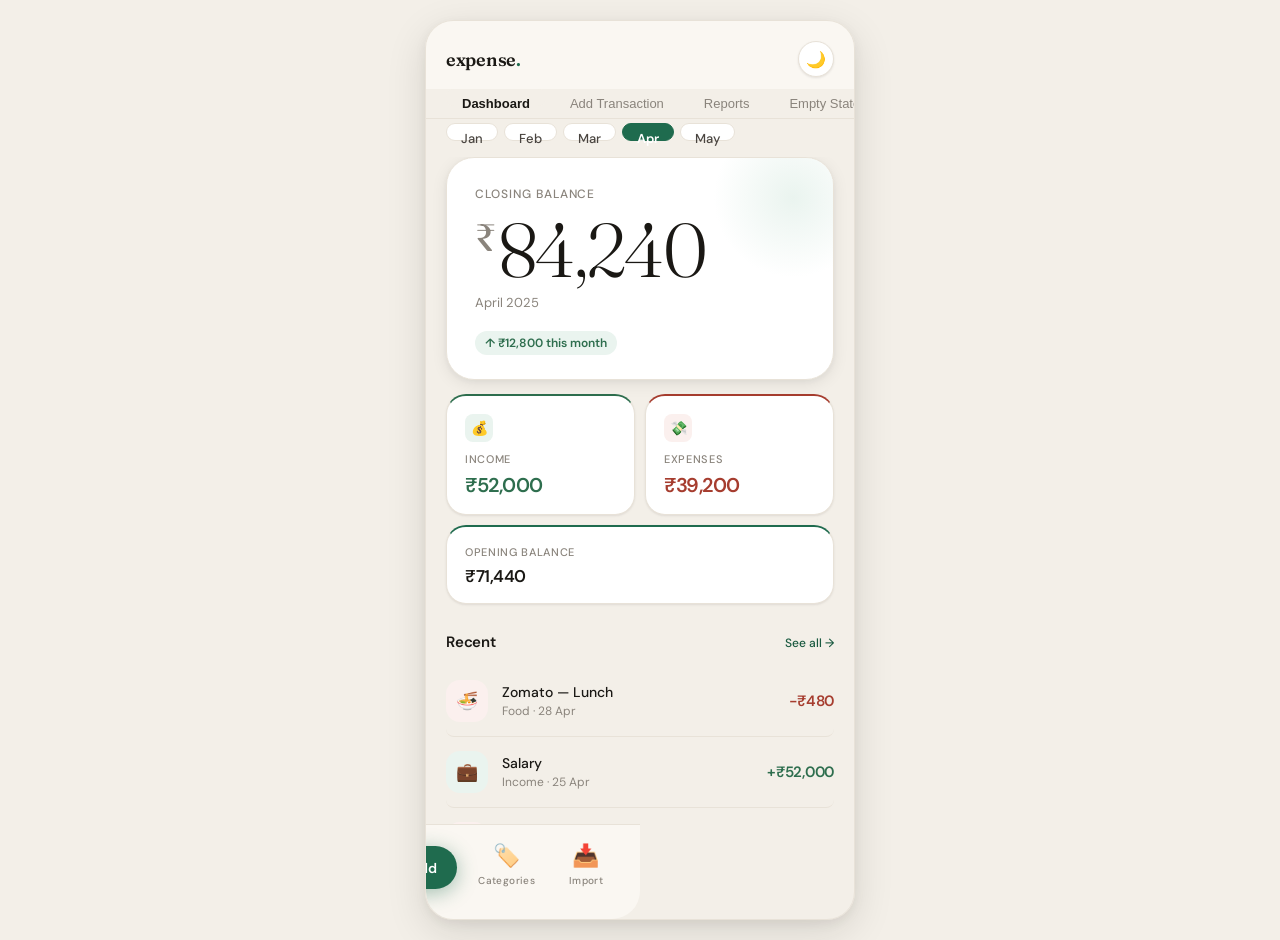
<file: design-preview.html>
<!DOCTYPE html>
<html lang="en" data-theme="light">
<head>
<meta charset="UTF-8">
<meta name="viewport" content="width=device-width, initial-scale=1.0">
<title>Expense Tracker — Design Preview</title>
<link rel="preconnect" href="https://fonts.googleapis.com">
<link rel="preconnect" href="https://fonts.gstatic.com" crossorigin>
<link href="https://fonts.googleapis.com/css2?family=Fraunces:ital,opsz,wght@0,9..144,300;0,9..144,400;0,9..144,600;1,9..144,300&family=DM+Sans:ital,opsz,wght@0,9..40,300;0,9..40,400;0,9..40,500;0,9..40,600;1,9..40,300&display=swap" rel="stylesheet">
<style>
/* ── DESIGN TOKENS ─────────────────────────────────────────── */
:root {
  /* Warm palette */
  --bg:           #FAF7F2;
  --bg-card:      #FFFFFF;
  --bg-elevated:  #F3EFE8;
  --ink:          #1A1814;
  --ink-2:        #4A4540;
  --ink-3:        #8A847C;
  --border:       #E8E2D8;

  /* Accent: forest green */
  --accent:       #1F6B4E;
  --accent-light: #EAF4EF;
  --accent-text:  #1A5A40;

  /* Semantic */
  --income:       #2E6E4E;
  --income-bg:    #EAF4EF;
  --expense:      #A63D2F;
  --expense-bg:   #FBF0EE;

  /* Shadows */
  --shadow-sm:    0 1px 3px rgba(26,24,20,0.06), 0 1px 2px rgba(26,24,20,0.04);
  --shadow-md:    0 4px 16px rgba(26,24,20,0.08), 0 2px 6px rgba(26,24,20,0.05);
  --shadow-lg:    0 12px 40px rgba(26,24,20,0.12), 0 4px 12px rgba(26,24,20,0.06);

  /* Radius */
  --r-sm: 8px;
  --r-md: 14px;
  --r-lg: 20px;
  --r-xl: 28px;

  /* Motion */
  --ease: cubic-bezier(0.22, 1, 0.36, 1);
}

[data-theme="dark"] {
  --bg:           #0C0B08;
  --bg-card:      #181410;
  --bg-elevated:  #221E18;
  --ink:          #F0EBE1;
  --ink-2:        #B8B0A4;
  --ink-3:        #6A6258;
  --border:       #2E2820;

  --accent:       #3DAB7A;
  --accent-light: #0F2A1E;
  --accent-text:  #4FC48A;

  --income:       #4FC48A;
  --income-bg:    #0F2A1E;
  --expense:      #D4705A;
  --expense-bg:   #2A1410;

  --shadow-sm:    0 1px 3px rgba(0,0,0,0.3);
  --shadow-md:    0 4px 16px rgba(0,0,0,0.4);
  --shadow-lg:    0 12px 40px rgba(0,0,0,0.5);
}

/* ── RESET ─────────────────────────────────────────────────── */
*, *::before, *::after { box-sizing: border-box; margin: 0; padding: 0; }
html { font-size: 16px; }
body {
  font-family: 'DM Sans', sans-serif;
  background: var(--bg);
  color: var(--ink);
  min-height: 100vh;
  transition: background 0.3s var(--ease), color 0.3s var(--ease);
  -webkit-font-smoothing: antialiased;
}

/* ── LAYOUT SHELL ──────────────────────────────────────────── */
.shell {
  max-width: 430px;
  margin: 0 auto;
  min-height: 100vh;
  display: flex;
  flex-direction: column;
  position: relative;
  overflow: hidden;
}

/* ── HEADER ────────────────────────────────────────────────── */
.header {
  padding: 20px 20px 12px;
  display: flex;
  align-items: center;
  justify-content: space-between;
  position: sticky;
  top: 0;
  z-index: 10;
  background: var(--bg);
  backdrop-filter: blur(16px);
  -webkit-backdrop-filter: blur(16px);
}
.header-logo {
  font-family: 'Fraunces', serif;
  font-size: 18px;
  font-weight: 600;
  letter-spacing: -0.3px;
  color: var(--ink);
}
.header-logo span { color: var(--accent); }
.header-actions { display: flex; align-items: center; gap: 10px; }

/* ── THEME TOGGLE ──────────────────────────────────────────── */
.theme-btn {
  width: 36px; height: 36px;
  border-radius: 50%;
  border: 1.5px solid var(--border);
  background: var(--bg-card);
  cursor: pointer;
  display: flex; align-items: center; justify-content: center;
  font-size: 16px;
  transition: all 0.2s var(--ease);
  box-shadow: var(--shadow-sm);
}
.theme-btn:hover { transform: scale(1.08); }

/* ── MONTH STRIP ───────────────────────────────────────────── */
.month-strip {
  display: flex;
  gap: 6px;
  padding: 0 20px 16px;
  overflow-x: auto;
  scrollbar-width: none;
}
.month-strip::-webkit-scrollbar { display: none; }
.month-chip {
  flex-shrink: 0;
  padding: 6px 14px;
  border-radius: 20px;
  font-size: 13px;
  font-weight: 500;
  border: 1.5px solid var(--border);
  background: var(--bg-card);
  color: var(--ink-2);
  cursor: pointer;
  transition: all 0.18s var(--ease);
}
.month-chip.active {
  background: var(--accent);
  border-color: var(--accent);
  color: #fff;
  font-weight: 600;
}

/* ── SCROLL AREA ───────────────────────────────────────────── */
.scroll-area {
  flex: 1;
  overflow-y: auto;
  padding: 0 20px 120px;
  scrollbar-width: none;
}
.scroll-area::-webkit-scrollbar { display: none; }

/* ── VIEW SWITCHER (preview tabs) ──────────────────────────── */
.preview-tabs {
  display: flex;
  gap: 8px;
  padding: 0 20px 12px;
  overflow-x: auto;
  scrollbar-width: none;
  border-bottom: 1px solid var(--border);
  margin-bottom: 4px;
}
.preview-tabs::-webkit-scrollbar { display: none; }
.ptab {
  flex-shrink: 0;
  padding: 7px 16px;
  border-radius: var(--r-sm);
  font-size: 13px;
  font-weight: 500;
  color: var(--ink-3);
  background: transparent;
  border: none;
  cursor: pointer;
  transition: all 0.18s var(--ease);
}
.ptab.active {
  background: var(--bg-elevated);
  color: var(--ink);
  font-weight: 600;
}

/* ── VIEWS ─────────────────────────────────────────────────── */
.view { display: none; animation: fadeUp 0.3s var(--ease) both; }
.view.active { display: block; }
@keyframes fadeUp {
  from { opacity: 0; transform: translateY(12px); }
  to   { opacity: 1; transform: translateY(0); }
}

/* ── HERO CARD ─────────────────────────────────────────────── */
.hero-card {
  background: var(--bg-card);
  border-radius: var(--r-xl);
  padding: 28px 28px 24px;
  margin-bottom: 14px;
  box-shadow: var(--shadow-md);
  border: 1px solid var(--border);
  position: relative;
  overflow: hidden;
}
.hero-card::before {
  content: '';
  position: absolute;
  top: -40px; right: -40px;
  width: 160px; height: 160px;
  border-radius: 50%;
  background: radial-gradient(circle, var(--accent-light) 0%, transparent 70%);
  pointer-events: none;
}
.hero-label {
  font-size: 12px;
  font-weight: 500;
  letter-spacing: 0.08em;
  text-transform: uppercase;
  color: var(--ink-3);
  margin-bottom: 10px;
}
.hero-amount {
  font-family: 'Fraunces', serif;
  font-size: clamp(52px, 14vw, 76px);
  font-weight: 300;
  line-height: 1;
  letter-spacing: -2px;
  font-variant-numeric: tabular-nums;
  color: var(--ink);
  margin-bottom: 6px;
}
.hero-amount .currency {
  font-size: 0.5em;
  vertical-align: super;
  font-weight: 400;
  letter-spacing: 0;
  margin-right: 2px;
  color: var(--ink-3);
}
.hero-period {
  font-size: 13px;
  color: var(--ink-3);
  margin-bottom: 20px;
}
.hero-delta {
  display: inline-flex;
  align-items: center;
  gap: 5px;
  padding: 4px 10px;
  border-radius: 20px;
  font-size: 12px;
  font-weight: 600;
  background: var(--income-bg);
  color: var(--income);
}

/* ── SUMMARY GRID ──────────────────────────────────────────── */
.summary-grid {
  display: grid;
  grid-template-columns: 1fr 1fr;
  gap: 10px;
  margin-bottom: 28px;
}
.summary-card {
  background: var(--bg-card);
  border-radius: var(--r-lg);
  padding: 18px 18px 16px;
  box-shadow: var(--shadow-sm);
  border: 1px solid var(--border);
}
.summary-card.income { border-top: 2px solid var(--income); }
.summary-card.expense { border-top: 2px solid var(--expense); }
.summary-card.neutral { border-top: 2px solid var(--accent); }
.sc-icon {
  width: 28px; height: 28px;
  border-radius: var(--r-sm);
  display: flex; align-items: center; justify-content: center;
  font-size: 14px;
  margin-bottom: 10px;
}
.sc-icon.green { background: var(--income-bg); }
.sc-icon.red   { background: var(--expense-bg); }
.sc-icon.blue  { background: var(--accent-light); }
.sc-label {
  font-size: 11px;
  font-weight: 500;
  letter-spacing: 0.06em;
  text-transform: uppercase;
  color: var(--ink-3);
  margin-bottom: 6px;
}
.sc-amount {
  font-family: 'DM Sans', sans-serif;
  font-size: 20px;
  font-weight: 600;
  font-variant-numeric: tabular-nums;
  letter-spacing: -0.5px;
  color: var(--ink);
}
.sc-amount.green { color: var(--income); }
.sc-amount.red   { color: var(--expense); }

/* ── SECTION HEADER ────────────────────────────────────────── */
.section-hd {
  display: flex;
  align-items: baseline;
  justify-content: space-between;
  margin-bottom: 14px;
}
.section-title {
  font-size: 15px;
  font-weight: 600;
  color: var(--ink);
  letter-spacing: -0.2px;
}
.section-link {
  font-size: 12px;
  color: var(--accent-text);
  font-weight: 500;
  cursor: pointer;
  text-decoration: none;
}

/* ── TRANSACTION LIST ──────────────────────────────────────── */
.txn-list { display: flex; flex-direction: column; }
.txn-item {
  display: flex;
  align-items: center;
  gap: 14px;
  padding: 14px 0;
  border-bottom: 1px solid var(--border);
  transition: background 0.15s;
  border-radius: var(--r-sm);
  cursor: pointer;
}
.txn-item:last-child { border-bottom: none; }
.txn-icon {
  width: 42px; height: 42px;
  border-radius: var(--r-md);
  display: flex; align-items: center; justify-content: center;
  font-size: 18px;
  flex-shrink: 0;
}
.txn-icon.income-bg { background: var(--income-bg); }
.txn-icon.expense-bg { background: var(--expense-bg); }
.txn-body { flex: 1; min-width: 0; }
.txn-name {
  font-size: 14px;
  font-weight: 500;
  color: var(--ink);
  white-space: nowrap;
  overflow: hidden;
  text-overflow: ellipsis;
}
.txn-meta {
  font-size: 12px;
  color: var(--ink-3);
  margin-top: 2px;
}
.txn-amount {
  font-family: 'DM Sans', sans-serif;
  font-size: 15px;
  font-weight: 600;
  font-variant-numeric: tabular-nums;
  letter-spacing: -0.3px;
  flex-shrink: 0;
}
.txn-amount.income { color: var(--income); }
.txn-amount.expense { color: var(--expense); }

/* ── ADD VIEW ──────────────────────────────────────────────── */
.add-view { padding-top: 8px; }
.add-type-row {
  display: grid;
  grid-template-columns: 1fr 1fr;
  gap: 10px;
  margin-bottom: 28px;
}
.type-card {
  padding: 18px 16px 16px;
  border-radius: var(--r-lg);
  border: 2px solid var(--border);
  background: var(--bg-card);
  cursor: pointer;
  text-align: center;
  transition: all 0.2s var(--ease);
  position: relative;
  overflow: hidden;
}
.type-card.active.expense {
  border-color: var(--expense);
  background: var(--expense-bg);
}
.type-card.active.income {
  border-color: var(--income);
  background: var(--income-bg);
}
.type-card::after {
  content: '';
  position: absolute;
  bottom: 0; left: 0; right: 0;
  height: 3px;
  background: currentColor;
  transform: scaleX(0);
  transition: transform 0.2s var(--ease);
}
.type-card.active::after { transform: scaleX(1); }
.type-emoji { font-size: 28px; margin-bottom: 8px; }
.type-label {
  font-size: 13px;
  font-weight: 600;
  color: var(--ink-2);
}
.type-card.active.expense .type-label { color: var(--expense); }
.type-card.active.income .type-label { color: var(--income); }

/* Amount block */
.amount-block {
  text-align: center;
  margin-bottom: 32px;
  padding: 24px 20px;
  background: var(--bg-card);
  border-radius: var(--r-xl);
  border: 1px solid var(--border);
  box-shadow: var(--shadow-sm);
}
.amount-hint {
  font-size: 12px;
  font-weight: 500;
  letter-spacing: 0.08em;
  text-transform: uppercase;
  color: var(--ink-3);
  margin-bottom: 12px;
}
.amount-input-row {
  display: flex;
  align-items: center;
  justify-content: center;
  gap: 4px;
}
.rupee-sign {
  font-family: 'Fraunces', serif;
  font-size: 36px;
  font-weight: 300;
  color: var(--ink-3);
  line-height: 1;
}
.big-input {
  font-family: 'Fraunces', serif;
  font-size: clamp(48px, 14vw, 72px);
  font-weight: 300;
  font-variant-numeric: tabular-nums;
  letter-spacing: -2px;
  color: var(--ink);
  border: none;
  outline: none;
  background: transparent;
  width: 100%;
  text-align: center;
  caret-color: var(--accent);
  line-height: 1;
}
.big-input::placeholder { color: var(--border); }

/* Form fields */
.field {
  margin-bottom: 16px;
}
.field-label {
  font-size: 12px;
  font-weight: 500;
  letter-spacing: 0.06em;
  text-transform: uppercase;
  color: var(--ink-3);
  margin-bottom: 8px;
}
.custom-select {
  display: flex;
  align-items: center;
  gap: 10px;
  padding: 14px 16px;
  background: var(--bg-card);
  border: 1.5px solid var(--border);
  border-radius: var(--r-md);
  cursor: pointer;
  transition: border-color 0.18s;
  box-shadow: var(--shadow-sm);
}
.custom-select:focus-within,
.custom-select:hover { border-color: var(--accent); }
.cs-icon { font-size: 18px; }
.cs-text {
  flex: 1;
  font-size: 15px;
  font-weight: 500;
  color: var(--ink);
}
.cs-arrow { color: var(--ink-3); font-size: 12px; }

.text-input {
  width: 100%;
  padding: 14px 16px;
  background: var(--bg-card);
  border: 1.5px solid var(--border);
  border-radius: var(--r-md);
  font-family: 'DM Sans', sans-serif;
  font-size: 15px;
  color: var(--ink);
  outline: none;
  transition: border-color 0.18s;
  box-shadow: var(--shadow-sm);
}
.text-input:focus { border-color: var(--accent); }
.text-input::placeholder { color: var(--ink-3); }

/* Category popover */
.cat-popover {
  background: var(--bg-card);
  border: 1.5px solid var(--border);
  border-radius: var(--r-lg);
  padding: 8px;
  box-shadow: var(--shadow-lg);
  margin-bottom: 16px;
  display: grid;
  grid-template-columns: 1fr 1fr;
  gap: 6px;
}
.cat-option {
  display: flex;
  align-items: center;
  gap: 8px;
  padding: 10px 12px;
  border-radius: var(--r-sm);
  cursor: pointer;
  font-size: 13px;
  font-weight: 500;
  color: var(--ink-2);
  transition: background 0.15s;
}
.cat-option:hover { background: var(--bg-elevated); }
.cat-option.selected {
  background: var(--accent-light);
  color: var(--accent-text);
  font-weight: 600;
}
.cat-emoji { font-size: 16px; }

/* ── SUBMIT BTN ────────────────────────────────────────────── */
.submit-btn {
  width: 100%;
  padding: 18px;
  background: var(--accent);
  color: #fff;
  border: none;
  border-radius: var(--r-lg);
  font-family: 'DM Sans', sans-serif;
  font-size: 16px;
  font-weight: 600;
  cursor: pointer;
  transition: all 0.18s var(--ease);
  margin-top: 8px;
  letter-spacing: -0.2px;
  box-shadow: 0 4px 16px rgba(31,107,78,0.3);
}
.submit-btn:hover { transform: translateY(-1px); box-shadow: 0 6px 20px rgba(31,107,78,0.4); }
.submit-btn:active { transform: scale(0.98); }

/* ── BOTTOM NAV ────────────────────────────────────────────── */
.bottom-nav {
  position: fixed;
  bottom: 0; left: 50%; transform: translateX(-50%);
  width: 100%; max-width: 430px;
  padding: 12px 20px 28px;
  background: var(--bg);
  border-top: 1px solid var(--border);
  display: flex;
  justify-content: space-around;
  align-items: flex-end;
  z-index: 20;
  backdrop-filter: blur(20px);
  -webkit-backdrop-filter: blur(20px);
}
.nav-item {
  display: flex;
  flex-direction: column;
  align-items: center;
  gap: 4px;
  cursor: pointer;
  padding: 4px 12px;
  border-radius: var(--r-sm);
  transition: all 0.18s var(--ease);
  position: relative;
}
.nav-item.active .nav-label { color: var(--accent); }
.nav-item.active::before {
  content: '';
  position: absolute;
  top: -2px; left: 50%; transform: translateX(-50%);
  width: 16px; height: 3px;
  background: var(--accent);
  border-radius: 0 0 4px 4px;
}
.nav-icon { font-size: 22px; }
.nav-label {
  font-size: 10px;
  font-weight: 500;
  letter-spacing: 0.04em;
  color: var(--ink-3);
  transition: color 0.18s;
}

/* ── FAB ───────────────────────────────────────────────────── */
.fab {
  position: relative;
  display: flex;
  align-items: center;
  gap: 6px;
  padding: 12px 20px;
  background: var(--accent);
  color: #fff;
  border: none;
  border-radius: 30px;
  font-family: 'DM Sans', sans-serif;
  font-size: 14px;
  font-weight: 600;
  cursor: pointer;
  box-shadow: 0 4px 20px rgba(31,107,78,0.4);
  transition: all 0.18s var(--ease);
  white-space: nowrap;
  letter-spacing: -0.1px;
  margin-bottom: 2px;
}
.fab:hover { transform: scale(1.04); box-shadow: 0 6px 24px rgba(31,107,78,0.5); }
.fab:active { transform: scale(0.96); }
.fab-plus {
  font-size: 20px;
  font-weight: 300;
  line-height: 1;
  margin-top: -1px;
}

/* ── REPORTS VIEW ──────────────────────────────────────────── */
.chart-wrap {
  background: var(--bg-card);
  border: 1px solid var(--border);
  border-radius: var(--r-xl);
  padding: 22px;
  margin-bottom: 20px;
  box-shadow: var(--shadow-sm);
}
.chart-title {
  font-size: 13px;
  font-weight: 600;
  color: var(--ink-2);
  margin-bottom: 18px;
  letter-spacing: -0.1px;
}
.bar-item { margin-bottom: 14px; }
.bar-hd {
  display: flex;
  justify-content: space-between;
  margin-bottom: 6px;
}
.bar-cat { font-size: 13px; font-weight: 500; color: var(--ink); }
.bar-val { font-size: 13px; font-weight: 600; font-variant-numeric: tabular-nums; color: var(--ink); }
.bar-track {
  height: 6px;
  background: var(--bg-elevated);
  border-radius: 4px;
  overflow: hidden;
}
.bar-fill {
  height: 100%;
  border-radius: 4px;
  background: var(--expense);
  transition: width 0.8s var(--ease);
}
.bar-fill.alt { background: var(--accent); opacity: 0.7; }
.bar-fill.alt2 { background: var(--expense); opacity: 0.5; }

/* ── NOTIFICATION TOAST ────────────────────────────────────── */
.toast {
  position: fixed;
  bottom: 100px;
  left: 50%; transform: translateX(-50%);
  background: var(--ink);
  color: var(--bg);
  padding: 12px 20px;
  border-radius: 30px;
  font-size: 13px;
  font-weight: 500;
  box-shadow: var(--shadow-lg);
  animation: toastIn 0.3s var(--ease) both, toastOut 0.3s var(--ease) 2.5s both;
  z-index: 100;
  pointer-events: none;
  white-space: nowrap;
}
@keyframes toastIn { from { opacity: 0; transform: translateX(-50%) translateY(12px); } to { opacity: 1; transform: translateX(-50%) translateY(0); } }
@keyframes toastOut { from { opacity: 1; } to { opacity: 0; } }

/* ── EMPTY STATE ───────────────────────────────────────────── */
.empty-state {
  padding: 48px 20px;
  text-align: center;
}
.empty-emoji { font-size: 48px; margin-bottom: 16px; }
.empty-title {
  font-family: 'Fraunces', serif;
  font-size: 22px;
  font-weight: 400;
  color: var(--ink);
  margin-bottom: 8px;
  font-style: italic;
}
.empty-sub { font-size: 14px; color: var(--ink-3); line-height: 1.5; }

/* ── SECTION DIVIDER ───────────────────────────────────────── */
.divider {
  height: 1px;
  background: var(--border);
  margin: 24px 0;
}

/* ── RESPONSIVE ────────────────────────────────────────────── */
@media (min-width: 600px) {
  body { background: var(--bg-elevated); }
  .shell {
    margin: 20px auto;
    border-radius: var(--r-xl);
    overflow: hidden;
    box-shadow: var(--shadow-lg);
    border: 1px solid var(--border);
    min-height: auto;
    max-height: 900px;
    overflow-y: auto;
  }
  .bottom-nav { position: sticky; border-radius: 0 0 var(--r-xl) var(--r-xl); }
}
</style>
</head>
<body>

<div class="shell">
  <!-- Header -->
  <header class="header">
    <div class="header-logo">expense<span>.</span></div>
    <div class="header-actions">
      <button class="theme-btn" id="themeBtn" title="Toggle theme">🌙</button>
    </div>
  </header>

  <!-- Preview tabs (not in real app) -->
  <div class="preview-tabs">
    <button class="ptab active" onclick="switchTab('home', this)">Dashboard</button>
    <button class="ptab" onclick="switchTab('add', this)">Add Transaction</button>
    <button class="ptab" onclick="switchTab('reports', this)">Reports</button>
    <button class="ptab" onclick="switchTab('empty', this)">Empty State</button>
  </div>

  <!-- Month strip -->
  <div class="month-strip" id="monthStrip">
    <div class="month-chip">Jan</div>
    <div class="month-chip">Feb</div>
    <div class="month-chip">Mar</div>
    <div class="month-chip active">Apr</div>
    <div class="month-chip">May</div>
  </div>

  <!-- ── HOME VIEW ── -->
  <div class="scroll-area">
    <div class="view active" id="home">

      <!-- Hero card -->
      <div class="hero-card">
        <div class="hero-label">Closing Balance</div>
        <div class="hero-amount" id="heroAmt">
          <span class="currency">₹</span><span id="heroNum">84,240</span>
        </div>
        <div class="hero-period">April 2025</div>
        <div class="hero-delta">↑ ₹12,800 this month</div>
      </div>

      <!-- Summary grid -->
      <div class="summary-grid">
        <div class="summary-card income">
          <div class="sc-icon green">💰</div>
          <div class="sc-label">Income</div>
          <div class="sc-amount green">₹52,000</div>
        </div>
        <div class="summary-card expense">
          <div class="sc-icon red">💸</div>
          <div class="sc-label">Expenses</div>
          <div class="sc-amount red">₹39,200</div>
        </div>
        <div class="summary-card neutral" style="grid-column: span 2;">
          <div class="sc-label">Opening Balance</div>
          <div class="sc-amount" style="font-size:17px;">₹71,440</div>
        </div>
      </div>

      <!-- Recent transactions -->
      <div class="section-hd">
        <div class="section-title">Recent</div>
        <a class="section-link">See all →</a>
      </div>

      <div class="txn-list">
        <div class="txn-item">
          <div class="txn-icon expense-bg">🍜</div>
          <div class="txn-body">
            <div class="txn-name">Zomato — Lunch</div>
            <div class="txn-meta">Food · 28 Apr</div>
          </div>
          <div class="txn-amount expense">−₹480</div>
        </div>
        <div class="txn-item">
          <div class="txn-icon income-bg">💼</div>
          <div class="txn-body">
            <div class="txn-name">Salary</div>
            <div class="txn-meta">Income · 25 Apr</div>
          </div>
          <div class="txn-amount income">+₹52,000</div>
        </div>
        <div class="txn-item">
          <div class="txn-icon expense-bg">🛒</div>
          <div class="txn-body">
            <div class="txn-name">D-Mart groceries</div>
            <div class="txn-meta">Shopping · 24 Apr</div>
          </div>
          <div class="txn-amount expense">−₹2,340</div>
        </div>
        <div class="txn-item">
          <div class="txn-icon expense-bg">⚡</div>
          <div class="txn-body">
            <div class="txn-name">Electricity bill</div>
            <div class="txn-meta">Bills · 22 Apr</div>
          </div>
          <div class="txn-amount expense">−₹1,890</div>
        </div>
        <div class="txn-item">
          <div class="txn-icon expense-bg">🚌</div>
          <div class="txn-body">
            <div class="txn-name">Ola — Office commute</div>
            <div class="txn-meta">Transport · 21 Apr</div>
          </div>
          <div class="txn-amount expense">−₹220</div>
        </div>
        <div class="txn-item">
          <div class="txn-icon expense-bg">💊</div>
          <div class="txn-body">
            <div class="txn-name">Apollo Pharmacy</div>
            <div class="txn-meta">Health · 19 Apr</div>
          </div>
          <div class="txn-amount expense">−₹650</div>
        </div>
      </div>
    </div>

    <!-- ── ADD VIEW ── -->
    <div class="view" id="add">
      <div class="add-view">

        <!-- Type selector -->
        <div class="add-type-row">
          <div class="type-card income" id="typeIncome" onclick="setType('income')">
            <div class="type-emoji">💰</div>
            <div class="type-label">Income</div>
          </div>
          <div class="type-card expense active" id="typeExpense" onclick="setType('expense')">
            <div class="type-emoji">💸</div>
            <div class="type-label">Expense</div>
          </div>
        </div>

        <!-- Big amount input -->
        <div class="amount-block">
          <div class="amount-hint">Amount</div>
          <div class="amount-input-row">
            <span class="rupee-sign">₹</span>
            <input class="big-input" type="number" placeholder="0" id="amountInput">
          </div>
        </div>

        <!-- Category with popover -->
        <div class="field">
          <div class="field-label">Category</div>
          <div class="cat-popover" id="catPopover">
            <div class="cat-option" onclick="selectCat(this, '🍜 Food')"><span class="cat-emoji">🍜</span> Food</div>
            <div class="cat-option" onclick="selectCat(this, '🚌 Transport')"><span class="cat-emoji">🚌</span> Transport</div>
            <div class="cat-option" onclick="selectCat(this, '⚡ Bills')"><span class="cat-emoji">⚡</span> Bills</div>
            <div class="cat-option selected" onclick="selectCat(this, '🛒 Shopping')"><span class="cat-emoji">🛒</span> Shopping</div>
            <div class="cat-option" onclick="selectCat(this, '💊 Health')"><span class="cat-emoji">💊</span> Health</div>
            <div class="cat-option" onclick="selectCat(this, '🎬 Entertainment')"><span class="cat-emoji">🎬</span> Entertainment</div>
            <div class="cat-option" onclick="selectCat(this, '📦 Other')"><span class="cat-emoji">📦</span> Other</div>
          </div>
        </div>

        <!-- Note -->
        <div class="field">
          <div class="field-label">Note</div>
          <input class="text-input" type="text" placeholder="What was this for?">
        </div>

        <!-- Date -->
        <div class="field">
          <div class="field-label">Date</div>
          <input class="text-input" type="date" value="2025-04-29">
        </div>

        <button class="submit-btn" onclick="showToast('✓ Expense added')">Save Transaction</button>
      </div>
    </div>

    <!-- ── REPORTS VIEW ── -->
    <div class="view" id="reports">
      <div class="chart-wrap">
        <div class="chart-title">Spending by Category — April</div>

        <div class="bar-item">
          <div class="bar-hd">
            <span class="bar-cat">🛒 Shopping</span>
            <span class="bar-val">₹12,400</span>
          </div>
          <div class="bar-track"><div class="bar-fill" style="width:82%"></div></div>
        </div>
        <div class="bar-item">
          <div class="bar-hd">
            <span class="bar-cat">🍜 Food</span>
            <span class="bar-val">₹8,200</span>
          </div>
          <div class="bar-track"><div class="bar-fill alt" style="width:55%"></div></div>
        </div>
        <div class="bar-item">
          <div class="bar-hd">
            <span class="bar-cat">⚡ Bills</span>
            <span class="bar-val">₹6,800</span>
          </div>
          <div class="bar-track"><div class="bar-fill alt2" style="width:45%"></div></div>
        </div>
        <div class="bar-item">
          <div class="bar-hd">
            <span class="bar-cat">🚌 Transport</span>
            <span class="bar-val">₹4,100</span>
          </div>
          <div class="bar-track"><div class="bar-fill" style="width:27%;opacity:0.5"></div></div>
        </div>
        <div class="bar-item">
          <div class="bar-hd">
            <span class="bar-cat">💊 Health</span>
            <span class="bar-val">₹2,900</span>
          </div>
          <div class="bar-track"><div class="bar-fill alt" style="width:19%;opacity:0.6"></div></div>
        </div>
        <div class="bar-item">
          <div class="bar-hd">
            <span class="bar-cat">🎬 Entertainment</span>
            <span class="bar-val">₹4,800</span>
          </div>
          <div class="bar-track"><div class="bar-fill alt2" style="width:32%"></div></div>
        </div>
      </div>

      <div class="section-hd">
        <div class="section-title">All Transactions</div>
      </div>
      <div class="txn-list">
        <div class="txn-item">
          <div class="txn-icon expense-bg">🍜</div>
          <div class="txn-body">
            <div class="txn-name">Zomato — Lunch</div>
            <div class="txn-meta">Food · 28 Apr</div>
          </div>
          <div class="txn-amount expense">−₹480</div>
        </div>
        <div class="txn-item">
          <div class="txn-icon income-bg">💼</div>
          <div class="txn-body">
            <div class="txn-name">Salary</div>
            <div class="txn-meta">Income · 25 Apr</div>
          </div>
          <div class="txn-amount income">+₹52,000</div>
        </div>
        <div class="txn-item">
          <div class="txn-icon expense-bg">🛒</div>
          <div class="txn-body">
            <div class="txn-name">D-Mart groceries</div>
            <div class="txn-meta">Shopping · 24 Apr</div>
          </div>
          <div class="txn-amount expense">−₹2,340</div>
        </div>
      </div>
    </div>

    <!-- ── EMPTY STATE ── -->
    <div class="view" id="empty">
      <div class="empty-state">
        <div class="empty-emoji">🌿</div>
        <div class="empty-title">Quiet month so far.</div>
        <div class="empty-sub">No transactions yet for April.<br>Tap <strong>+ Add</strong> below to get started.</div>
      </div>
    </div>

  </div><!-- /scroll-area -->

  <!-- Bottom nav -->
  <nav class="bottom-nav">
    <div class="nav-item active" onclick="switchTab('home', null, this)">
      <div class="nav-icon">🏠</div>
      <div class="nav-label">Home</div>
    </div>
    <div class="nav-item" onclick="switchTab('reports', null, this)">
      <div class="nav-icon">📊</div>
      <div class="nav-label">Reports</div>
    </div>
    <button class="fab" onclick="switchTab('add', null, null); showToast('Add a transaction')">
      <span class="fab-plus">+</span> Add
    </button>
    <div class="nav-item" onclick="">
      <div class="nav-icon">🏷️</div>
      <div class="nav-label">Categories</div>
    </div>
    <div class="nav-item" onclick="">
      <div class="nav-icon">📥</div>
      <div class="nav-label">Import</div>
    </div>
  </nav>
</div>

<!-- Toast container (JS-injected) -->

<script>
/* Theme toggle */
const themeBtn = document.getElementById('themeBtn');
themeBtn.addEventListener('click', () => {
  const html = document.documentElement;
  const isDark = html.getAttribute('data-theme') === 'dark';
  html.setAttribute('data-theme', isDark ? 'light' : 'dark');
  themeBtn.textContent = isDark ? '🌙' : '☀️';
});

/* Tab switching */
function switchTab(name, tabEl, navEl) {
  document.querySelectorAll('.view').forEach(v => v.classList.remove('active'));
  document.getElementById(name).classList.add('active');

  if (tabEl) {
    document.querySelectorAll('.ptab').forEach(t => t.classList.remove('active'));
    tabEl.classList.add('active');
  }
  if (navEl) {
    document.querySelectorAll('.nav-item').forEach(n => n.classList.remove('active'));
    navEl.classList.add('active');
  }
}

/* Type toggle */
function setType(type) {
  const inc = document.getElementById('typeIncome');
  const exp = document.getElementById('typeExpense');
  inc.classList.remove('active');
  exp.classList.remove('active');
  document.getElementById('type' + type.charAt(0).toUpperCase() + type.slice(1)).classList.add('active');
}

/* Category selection */
function selectCat(el, name) {
  document.querySelectorAll('.cat-option').forEach(o => o.classList.remove('selected'));
  el.classList.add('selected');
}

/* Toast */
function showToast(msg) {
  const existing = document.querySelector('.toast');
  if (existing) existing.remove();
  const t = document.createElement('div');
  t.className = 'toast';
  t.textContent = msg;
  document.body.appendChild(t);
  setTimeout(() => t.remove(), 3000);
}

/* Month strip */
document.querySelectorAll('.month-chip').forEach(chip => {
  chip.addEventListener('click', () => {
    document.querySelectorAll('.month-chip').forEach(c => c.classList.remove('active'));
    chip.classList.add('active');
  });
});

/* Hero number count-up */
function countUp(el, target, duration = 900) {
  const start = 0;
  const startTime = performance.now();
  const fmt = n => Math.round(n).toLocaleString('en-IN');
  function step(now) {
    const elapsed = now - startTime;
    const progress = Math.min(elapsed / duration, 1);
    const ease = 1 - Math.pow(1 - progress, 4);
    el.textContent = fmt(start + (target - start) * ease);
    if (progress < 1) requestAnimationFrame(step);
  }
  requestAnimationFrame(step);
}
window.addEventListener('load', () => {
  const heroNum = document.getElementById('heroNum');
  countUp(heroNum, 84240);
});
</script>
</body>
</html>
</file>
